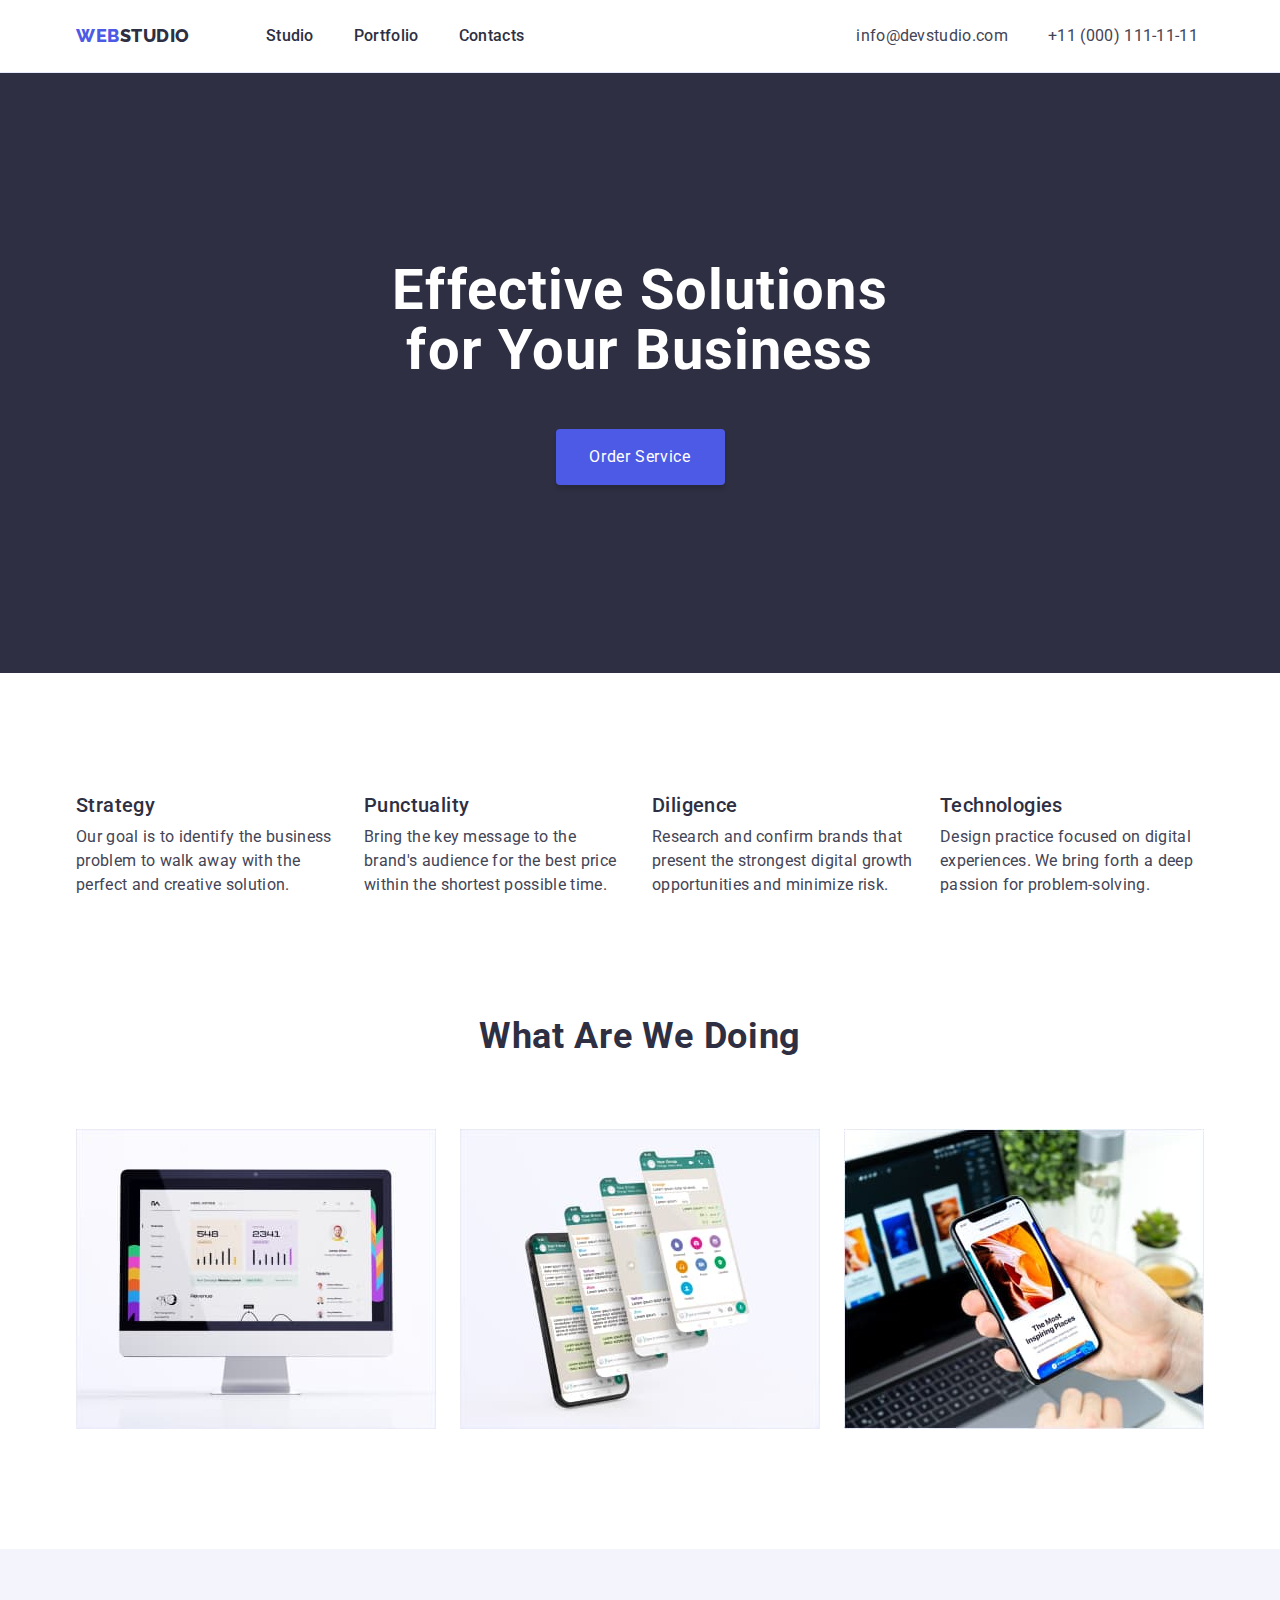
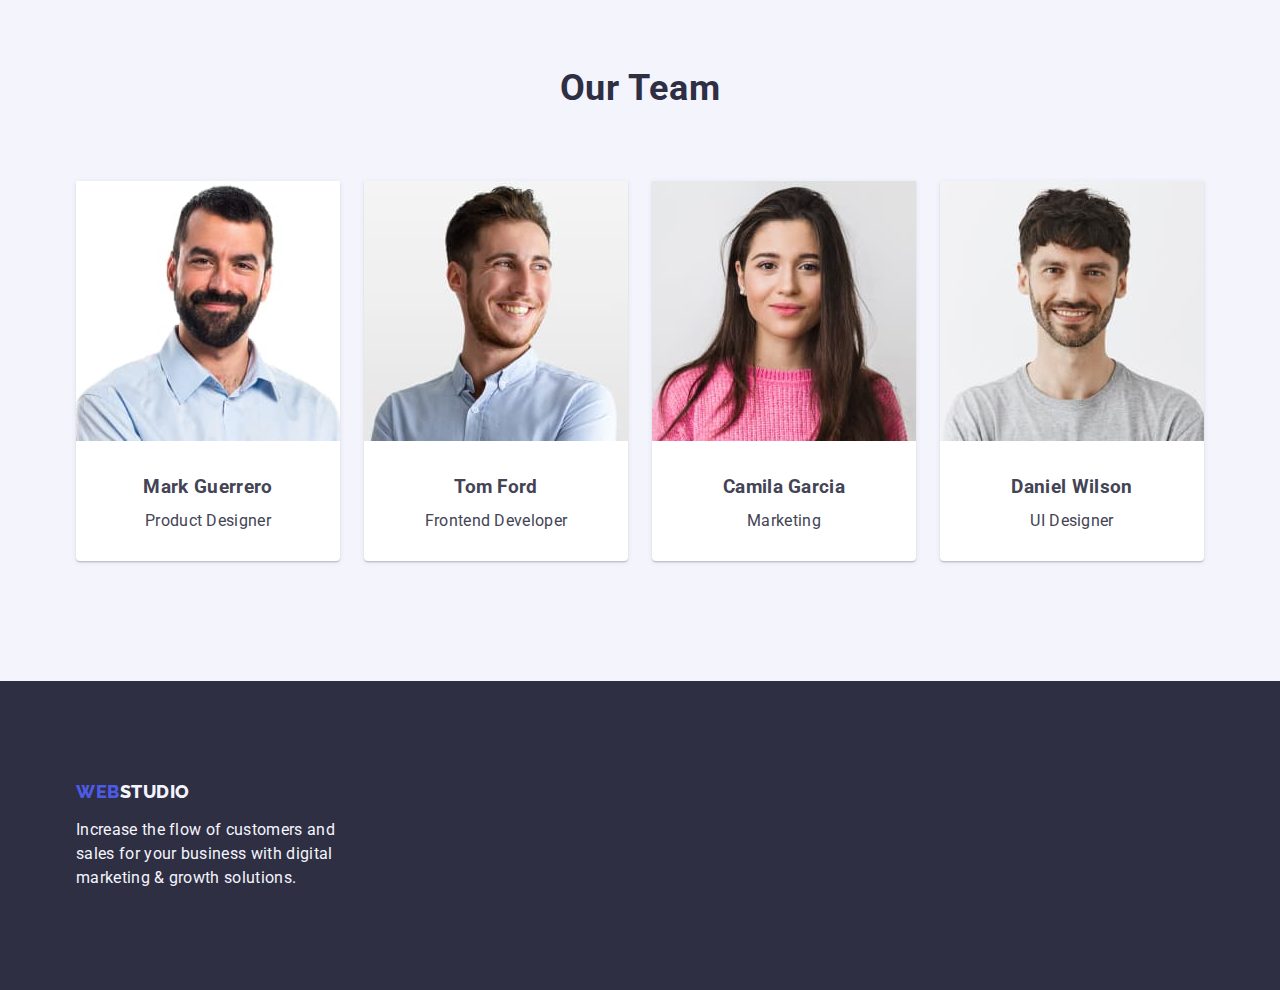
<file: index.html>
<!DOCTYPE html>
<html lang="en">
  <head>
    <meta charset="UTF-8" />
    <meta http-equiv="X-UA-Compatible" content="IE=edge" />
    <meta name="viewport" content="width=device-width, initial-scale=1.0" />
    <title>WebStudio</title>
    <link rel="stylesheet" href="./css/modern-normalize.min.css" />
    <link rel="preconnect" href="https://fonts.googleapis.com" />
    <link rel="preconnect" href="https://fonts.gstatic.com" crossorigin />
    <link
      href="https://fonts.googleapis.com/css2?family=Raleway:wght@800&family=Roboto:wght@400;500;700;900&display=swap"
      rel="stylesheet"
    />
    <link rel="stylesheet" href="./css/styles.css" />
  </head>
  <body>
    <!-- header -->
    <header class="hat">
      <div class="container hat-box">
        <nav class="hat-nav">
          <a href="./index.html" class="logo link">Web<span class="logo-hed">Studio</span></a>
          <ul class="nav list">
            <li><a class="main-nav link" href="./index.html">Studio</a></li>
            <li><a class="main-nav link" href="./portfolio.html">Portfolio</a></li>
            <li><a class="main-nav link" href="">Contacts</a></li>
          </ul>
        </nav>
        <address class="contact">
          <ul class="contact-list list">
            <li>
              <a class="contact-paragraph link" href="mailto:info@devstudio.com"
                >info@devstudio.com</a
              >
            </li>
            <li>
              <a class="contact-paragraph link" href="tel:+110001111111">+11 (000) 111-11-11</a>
            </li>
          </ul>
        </address>
      </div>
    </header>
    <!-- main -->
    <main>
      <!-- section 1 -->
      <section class="hero">
        <div class="container">
          <h1 class="hero-header">Effective Solutions for Your Business</h1>
          <button type="button" class="hero-knock">Order Service</button>
        </div>
      </section>
      <!-- section 2 -->
      <section class="section">
        <div class="container">
          <!-- cкритый заголовок (hidden-только длябот проверки) -->
          <h2 class="shadow" hidden>Features</h2>
          <ul class="alignment-gap list">
            <li class="feature">
              <h3 class="feature-head">Strategy</h3>
              <p class="feature-text">
                Our goal is to identify the business problem to walk away with the perfect and
                creative solution.
              </p>
            </li>
            <li class="feature">
              <h3 class="feature-head">Punctuality</h3>
              <p class="feature-text">
                Bring the key message to the brand's audience for the best price within the shortest
                possible time.
              </p>
            </li>
            <li class="feature">
              <h3 class="feature-head">Diligence</h3>
              <p class="feature-text">
                Research and confirm brands that present the strongest digital growth opportunities
                and minimize risk.
              </p>
            </li>
            <li class="feature">
              <h3 class="feature-head">Technologies</h3>
              <p class="feature-text">
                Design practice focused on digital experiences. We bring forth a deep passion for
                problem-solving.
              </p>
            </li>
          </ul>
        </div>
      </section>
      <!-- section 3 -->
      <section class="section-bottom">
        <div class="container">
          <h2 class="demonstration">What are we doing</h2>
          <ul class="alignment-gap list">
            <li class="element-demonstration"
              ><img src="./images/What_are_we_doing/img1.jpg" alt="site on pc" width="360"
            /></li>
            <li class="element-demonstration"
              ><img src="./images/What_are_we_doing/img2.jpg" alt="messengers" width="360"
            /></li>
            <li class="element-demonstration">
              <img
                src="./images/What_are_we_doing/img3.jpg"
                alt="website on smartphone"
                width="360"
              />
            </li>
          </ul>
        </div>
      </section>
      <!-- section 4 -->
      <section class="team section">
        <div class="container">
          <h2 class="demonstration">Our Team</h2>
          <ul class="alignment-gap list">
            <li class="team-employee">
              <img
                src="./images/Our_Team/MarkGuerrero.jpg"
                alt="employee team"
                width="264"
                height="260"
              />
              <div class="team-employee-text">
                <h3 class="employee-had">Mark Guerrero</h3>
                <p class="employee-text">Product Designer</p>
              </div>
            </li>
            <li class="team-employee">
              <img
                src="./images/Our_Team/TomFord.jpg"
                alt="employee team"
                width="264"
                height="260"
              />
              <div class="team-employee-text">
                <h3 class="employee-had">Tom Ford</h3>
                <p class="employee-text">Frontend Developer</p>
              </div>
            </li>
            <li class="team-employee">
              <img
                src="./images/Our_Team/CamilaGarcia.jpg"
                alt="employee team"
                width="264"
                height="260"
              />
              <div class="team-employee-text">
                <h3 class="employee-had">Camila Garcia</h3>
                <p class="employee-text">Marketing</p>
              </div>
            </li>
            <li class="team-employee">
              <img
                src="./images/Our_Team/DanielWilson.jpg"
                alt="employee team"
                width="264"
                height="260"
              />
              <div class="team-employee-text">
                <h3 class="employee-had">Daniel Wilson</h3>
                <p class="employee-text">UI Designer</p>
              </div>
            </li>
          </ul>
        </div>
      </section>
    </main>
    <!-- footer -->
    <footer class="footer">
      <div class="container">
        <a href="./index.html" class="logo placing-logo link"
          >Web<span class="logo-foot">Studio</span></a
        >
        <p class="footer-text">
          Increase the flow of customers and sales for your business with digital marketing & growth
          solutions.
        </p>
      </div>
    </footer>
  </body>
</html>
</file>
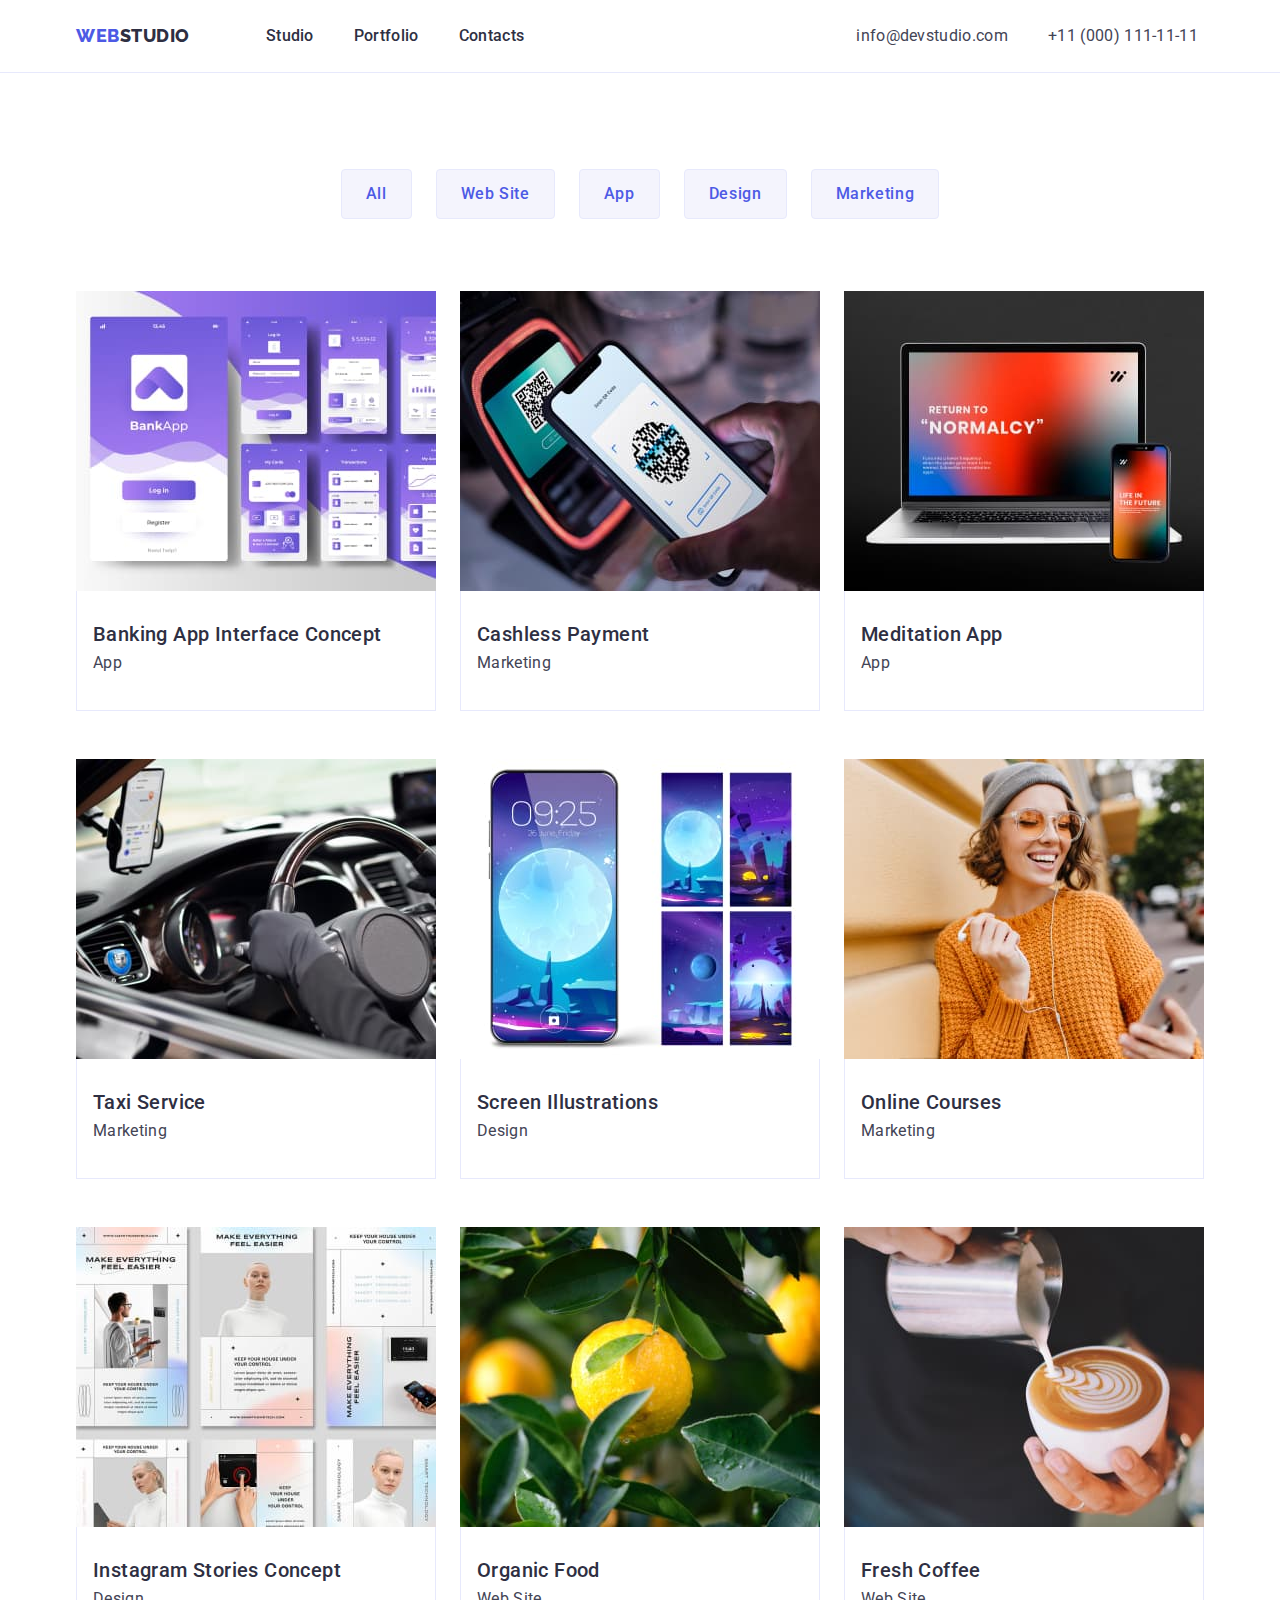
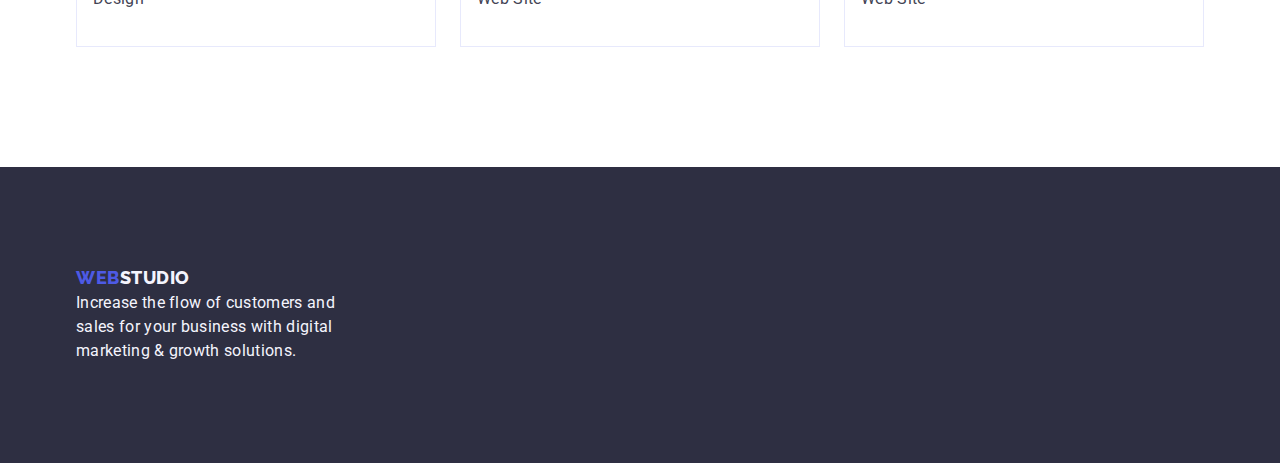
<file: portfolio.html>
<!DOCTYPE html>
<html lang="en">
  <head>
    <meta charset="UTF-8" />
    <meta http-equiv="X-UA-Compatible" content="IE=edge" />
    <meta name="viewport" content="width=device-width, initial-scale=1.0" />
    <title>WebStudio</title>
    <link rel="stylesheet" href="./css/modern-normalize.min.css" />
    <link rel="preconnect" href="https://fonts.googleapis.com" />
    <link rel="preconnect" href="https://fonts.gstatic.com" crossorigin />
    <link
      href="https://fonts.googleapis.com/css2?family=Raleway:wght@800&family=Roboto:wght@400;500;700;900&display=swap"
      rel="stylesheet"
    />
    <link rel="stylesheet" href="./css/styles.css" />
  </head>
  <body>
    <!-- header -->
    <header class="hat">
      <div class="hat-box container">
        <nav class="hat-nav">
          <a href="./index.html" class="logo link">Web<span class="logo-hed">Studio</span></a>
          <ul class="nav list">
            <li><a class="main-nav link" href="./index.html">Studio</a></li>
            <li><a class="main-nav link" href="./portfolio.html">Portfolio</a></li>
            <li><a class="main-nav link" href="">Contacts</a></li>
          </ul>
        </nav>
        <address class="contact">
          <ul class="contact-list list">
            <li>
              <a class="contact-paragraph link" href="mailto:info@devstudio.com"
                >info@devstudio.com</a
              >
            </li>
            <li>
              <a class="contact-paragraph link" href="tel:+110001111111">+11 (000) 111-11-11</a>
            </li>
          </ul>
        </address>
      </div>
    </header>
    <!-- main -->
    <main>
      <section class="portfolio-main">
        <div class="container">
          <!-- скрыть -->
          <!-- cкритый заголовок (hidden-только длябот проверки) -->
          <h1 class="shadow" hidden>Portfolio</h1>
          <!-- Фильтор -->
          <ul class="alignment-gap list-port-button list">
            <li>
              <button type="button" class="portfolio-knock">All</button>
            </li>
            <li>
              <button type="button" class="portfolio-knock">Web Site</button>
            </li>
            <li>
              <button type="button" class="portfolio-knock">App</button>
            </li>
            <li>
              <button type="button" class="portfolio-knock">Design</button>
            </li>
            <li>
              <button type="button" class="portfolio-knock">Marketing</button>
            </li>
          </ul>
          <!-- элементы фильтра -->
          <ul class="portfolio-projects list">
            <li class="projects-item">
              <a href="" class="link">
                <img
                  src="./images/Portfolio/img-1.jpg"
                  alt="Banking App Interface Concept"
                  width="360"
                  height="300"
                />
                <div class="box-projects-text">
                  <h2 class="projects-had">Banking App Interface Concept</h2>
                  <p class="projects-text">App</p>
                </div>
              </a>
            </li>
            <li class="projects-item">
              <a href="" class="link">
                <img
                  src="./images/Portfolio/img-2.jpg"
                  alt="Cashless Payment"
                  width="360"
                  height="300"
                />
                <div class="box-projects-text">
                  <h2 class="projects-had">Cashless Payment</h2>
                  <p class="projects-text">Marketing</p>
                </div>
              </a>
            </li>
            <li class="projects-item">
              <a href="" class="link">
                <img
                  src="./images/Portfolio/img-3.jpg"
                  alt="Meditation App"
                  width="360"
                  height="300"
                />
                <div class="box-projects-text">
                  <h2 class="projects-had">Meditation App</h2>
                  <p class="projects-text">App</p>
                </div>
              </a>
            </li>
            <li class="projects-item">
              <a href="" class="link">
                <img
                  src="./images/Portfolio/img-4.jpg"
                  alt="Taxi Service"
                  width="360"
                  height="300"
                />
                <div class="box-projects-text">
                  <h2 class="projects-had">Taxi Service</h2>
                  <p class="projects-text">Marketing</p>
                </div>
              </a>
            </li>
            <li class="projects-item">
              <a href="" class="link">
                <img
                  src="./images/Portfolio/img-5_1.jpg"
                  alt="Screen Illustrations"
                  width="360"
                  height="300"
                />
                <div class="box-projects-text">
                  <h2 class="projects-had">Screen Illustrations</h2>
                  <p class="projects-text">Design</p>
                </div>
              </a>
            </li>
            <li class="projects-item">
              <a href="" class="link">
                <img
                  src="./images/Portfolio/img-6.jpg"
                  alt="Online Courses"
                  width="360"
                  height="300"
                />
                <div class="box-projects-text">
                  <h2 class="projects-had">Online Courses</h2>
                  <p class="projects-text">Marketing</p>
                </div>
              </a>
            </li>
            <li class="projects-item">
              <a href="" class="link">
                <img
                  src="./images/Portfolio/img-7_1.jpg"
                  alt="Instagram Stories Concept"
                  width="360"
                  height="300"
                />
                <div class="box-projects-text">
                  <h2 class="projects-had">Instagram Stories Concept</h2>
                  <p class="projects-text">Design</p>
                </div>
              </a>
            </li>
            <li class="projects-item">
              <a href="" class="link">
                <img
                  src="./images/Portfolio/img-8_1.jpg"
                  alt="Organic Food"
                  width="360"
                  height="300"
                />
                <div class="box-projects-text">
                  <h2 class="projects-had">Organic Food</h2>
                  <p class="projects-text">Web Site</p>
                </div>
              </a>
            </li>
            <li class="projects-item">
              <a href="" class="link">
                <img
                  src="./images/Portfolio/img-9.jpg"
                  alt="Fresh Coffee"
                  width="360"
                  height="300"
                />
                <div class="box-projects-text">
                  <h2 class="projects-had">Fresh Coffee</h2>
                  <p class="projects-text">Web Site</p>
                </div>
              </a>
            </li>
          </ul>
        </div>
      </section>
    </main>
    <!-- footer -->
    <footer class="footer">
      <div class="container">
        <a href="./index.html" class="logo link">Web<span class="logo-foot">Studio</span></a>
        <p class="footer-text">
          Increase the flow of customers and sales for your business with digital marketing & growth
          solutions.
        </p>
      </div>
    </footer>
  </body>
</html>
</file>
<file: css/styles.css>
.list {
    list-style: none;
}

.link {
    text-decoration: none;
}

h1,
h2,
h3,
p {
    margin-top: 0;
    margin-bottom: 0;
}

ul,
ol {
    padding-left: 0;
    margin-top: 0;
    margin-bottom: 0;
}

img {
    display: block;
}

button {
    cursor: pointer;
}

/* ======================== */
/* допоміжний клас, для центрування і обмеження контенту по ширині */
/* ======================== */

.container {
    width: 1158px;
    margin: 0 auto;    
    padding: 0 15px;

}

.section {
    padding-top: 120px;
    padding-bottom: 120px;
}


.alignment-gap {
    display: flex;
    gap: 24px;
}

:root {
    --iris-primary-brand: #4D5AE5;
    --ocean-pressed-state: #404BBF;
    --navy-blue-dark: #2E2F42;
    --green-success-100: #31D0AA;
    --green-success-75: rgba(49, 208, 170, 0.75);
    --green-success-50: rgba(49, 208, 170, 0.5);
    --green-success-1: rgba(49, 208, 170, 0.1);
    --slate-text: #434455;
    --light-slait-subtle-text: #8E8F99;
    --cornflower-accent: #E7E9FC;
    --cloud-light: #F4F4FD;
    --navy-blue-modal-overlay: rgba(46, 47, 66, 0.4);
    --grey-hero-background: rgba(46, 47, 66, 0.7);
    --white-background: #FFFFFF;
    --dairy-modal-background: #FCFCFC;
}

/* ======================== */
/* -- клас для скрытия -- */
/* ======================== */

.shadow {
    position: absolute;
    white-space: nowrap;
    width: 1px;
    height: 1px;
    overflow: hidden;
    border: 0;
    padding: 0;
    clip: rect(0 0 0 0);
    clip-path: inset(50%);
    margin: -1px;
}

/* ======================== */
/* ------ index.html -------*/
/* ======================== */

body {
    font-family: 'Roboto', sans-serif;
    font-weight: 400;
    font-size: 16px; 
    line-height: 1.5;
    letter-spacing: 0.02em;
    margin: 0;
    color: var(--slate-text);
    background-color: var(--white-background);
}

.hat{
    border-bottom: 1px solid var(--cornflower-accent);
}

.hat-box {
    height: 72px;;
    display: flex;
}

.hat-nav{
    display: flex;
    align-items: center;
}

.logo {
    font-family: 'Raleway', sans-serif;
    font-weight: 800; 
    font-size: 18px;
    line-height: 1.17;
    letter-spacing: 0.03em;
    text-transform: uppercase;
    color: var(--iris-primary-brand);
    margin-right: 76px;
}

.logo-hed {
    color: var(--navy-blue-dark);
}

.nav {
    display: flex;
    padding: 0px;
    gap: 40px;
}

.main-nav {
    padding-top: 24px;
    padding-bottom: 24px;
    font-weight: 500;
    font-size: 16px;
    line-height: 1.5;
    letter-spacing: 0.02em;
    color: var(--navy-blue-dark);
}

.main-nav:hover,
.main-nav:focus {
    color: var(--ocean-pressed-state);
}

.contact {
    margin-left: 332px;
    font-style: normal;
}

.contact-list {
    display: flex;
    gap: 40px;
}

.contact-paragraph {
    display: flex;
    padding: 24px 0;
    font-size: 16px;
    line-height: 1.5;
    letter-spacing: 0.02em;
    color: var(--slate-text);
}

.contact-paragraph:hover,
.contact-paragraph:focus {
    color: var(--ocean-pressed-state);
}

/* ======================== */
/* --------- main --------- */
/* ======================== */

/* ----- section 1 ----- */
.hero {
    background-color: var(--navy-blue-dark);
    padding: 188px 0;
    align-items: center;
}

.hero-header {
    max-width: 496px;
    font-size: 56px;
    line-height: 1.07;
    text-align: center;
    letter-spacing: 0.02em;
    color: var(--white-background);
    margin-left: auto;
    margin-right: auto;
    margin-bottom: 48px;
}

.hero-knock {
    font-size: 16px;
    line-height: 1.5;
    letter-spacing: 0.04em;
    color: var(--white-background);
    min-width: 169px;
    height: 56px;
    border: none;
    background-color: var(--iris-primary-brand);
    box-shadow: 0px 4px 4px rgba(0, 0, 0, 0.15);
    border-radius: 4px;
    display: block;
    align-items: center;
    justify-content: center;
    margin-left: auto;
    margin-right: auto;
}

.hero-knock:hover,
.hero-knock:focus {
    background-color: var(--ocean-pressed-state);
}

/* ----- section 2 ----- */

/* .team-employee-head - (h3 из сектора 4) */
.feature-head,
.team-employee-head {
    font-weight: 500; 
    font-size: 20px;
    line-height: 1.2;
    letter-spacing: 0.02em;
    color: var(--navy-blue-dark);
}

.feature {
    width: calc((100% - 72px) / 4);
}

.feature-head {
    margin-bottom: 8px;
}

.feature-text {
    color: var(--slate-text);
}
 
/* ----- section 3 ----- */
.section-bottom {
    padding-bottom: 120px;
}

.demonstration {
    font-size: 36px;
    line-height: 1.11;
    text-align: center;
    letter-spacing: 0.02em;
    text-transform: capitalize;
    color: var(--navy-blue-dark);
    margin-bottom: 72px;
}

.element-demonstration {
    width: calc((100% - 48px) / 3);
}

/* ----- section 4 ----- */
.team {
    background-color: var(--cloud-light);
}

.team-employee {
    width: 264px;
    height: 380px;
    background-color: var(--white-background);
    box-shadow: 0px 1px 6px rgba(46, 47, 66, 0.08), 0px 1px 1px rgba(46, 47, 66, 0.16), 0px 2px 1px rgba(46, 47, 66, 0.08);
    border-radius: 0px 0px 4px 4px;
}

.team-employee-text {
    display: flex;
    flex-direction: column;
    align-items: center;
    padding: 32px 16px;
}

.employee-had {
    text-align: center;
    margin-bottom: 8px;
}

.employee-text {
    text-align: center;
}
/* ======================== */
/* -------- footer -------- */
/* ======================== */
.footer {
    background-color: var(--navy-blue-dark);
    padding-top: 100px;
    padding-bottom: 100px;
}

.logo-foot {
    color: var(--cloud-light);
}

.placing-logo {
    display: inline-block;
    margin-bottom: 16px;
}

.footer-text {
    width: 264px;
    color: var(--cloud-light);
}


/* ======================== */
/* ------- portfolio ------ */
/* ======================== */

/* ======================== */
/* -------- button -------- */
/* ======================== */

.portfolio-main {
    padding-top: 96px;
    padding-bottom: 120px;
}

.list-port-button {
    display: flex;
    justify-content: center;
    gap: 24px;
    margin-bottom: 72px;
}

.portfolio-knock {
    font-family: "Roboto", sans-serif;
    font-weight: 500;
    font-size: 16px;
    line-height: 1.5;
    letter-spacing: 0.04em;
    color: var(--iris-primary-brand);
    background-color: var(--cloud-light);
    text-align: center;
    padding: 12px 24px;
    border: 1px solid var(--cornflower-accent);
    border-radius: 4px;
}

.portfolio-knock:hover,
.portfolio-knock:focus {
    color: var(--white-background);
    background-color: var(--ocean-pressed-state);
    border: 1px solid transparent;
}

/* ======================== */
/* --- элементы фильтра --- */
/* ======================== */
.portfolio-projects {
    display: flex;
    flex-wrap: wrap;
    column-gap: 24px;
    row-gap: 48px;
}

.projects-item {
    box-sizing: content-box;
    display: inline-block;
    width: 360px;
    height: 420px;
}

.box-projects-text { 
    width: 360px;
    height: 120px;
    display: flex;
    flex-direction: column;
    padding: 32px 16px;
    border: 1px solid #E7E9FC;
    border-top: none;
    justify-content: center;
    
}

.projects-had {
    font-weight: 500;
    font-size: 20px;
    line-height: 0.83;
    letter-spacing: 0.02em;
    color: var(--navy-blue-dark);
    margin-bottom: 8px;
}

.projects-text {
    font-size: 16px;
    line-height: 1.5;
    letter-spacing: 0.02em;
    color: var(--slate-text);
}
</file>
